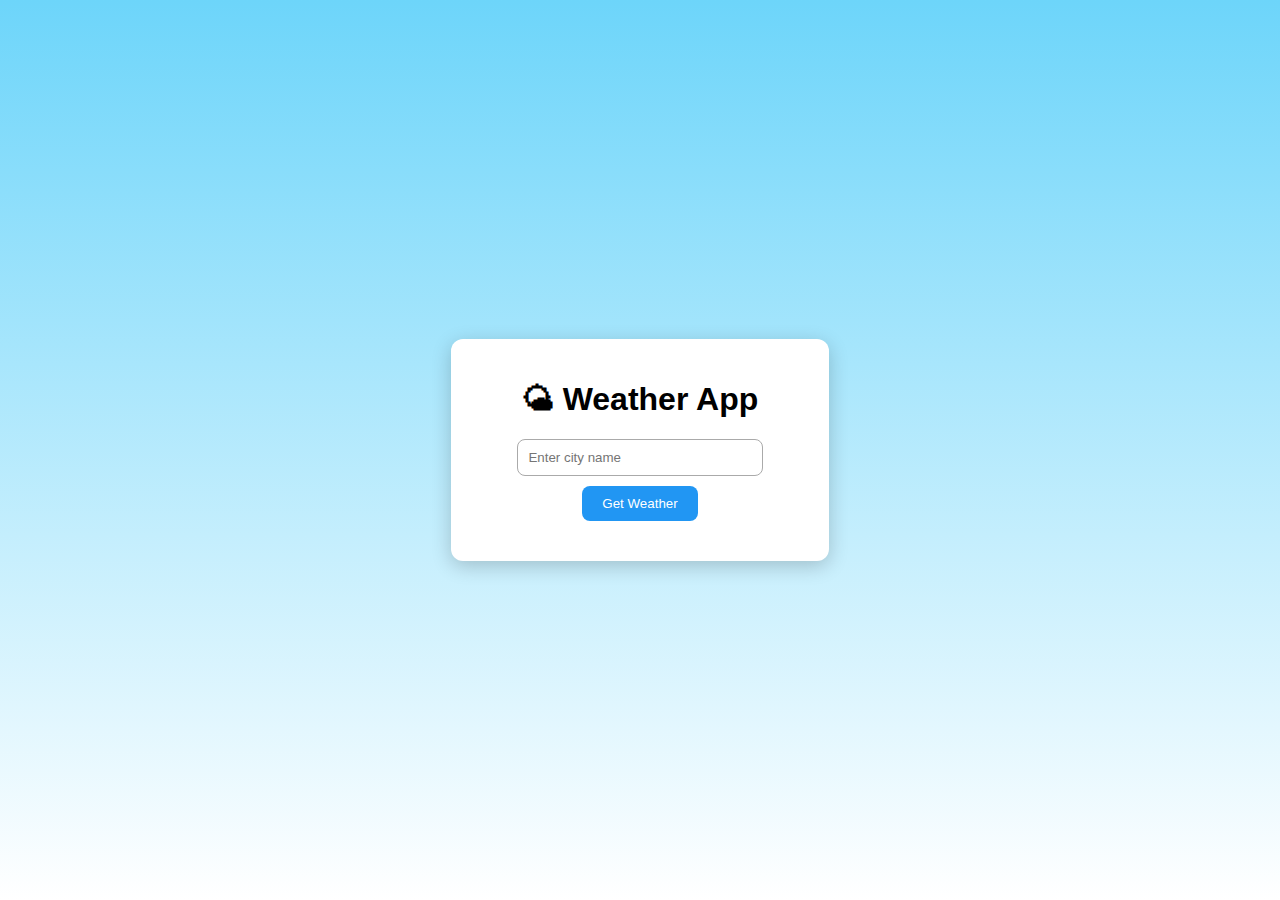
<file: index.html>
<!DOCTYPE html>
<html lang="en">
<head>
  <meta charset="UTF-8">
  <title>Weather App</title>
  <link rel="stylesheet" href="style.css">
</head>
<body>
  <div class="weather-container">
    <h1>🌤 Weather App</h1>
    <input type="text" id="cityInput" placeholder="Enter city name" />
    <button onclick="getWeather()">Get Weather</button>
    <div id="weatherResult" class="result"></div>
  </div>

  <script src="script.js"></script>
</body>
</html>
</file>
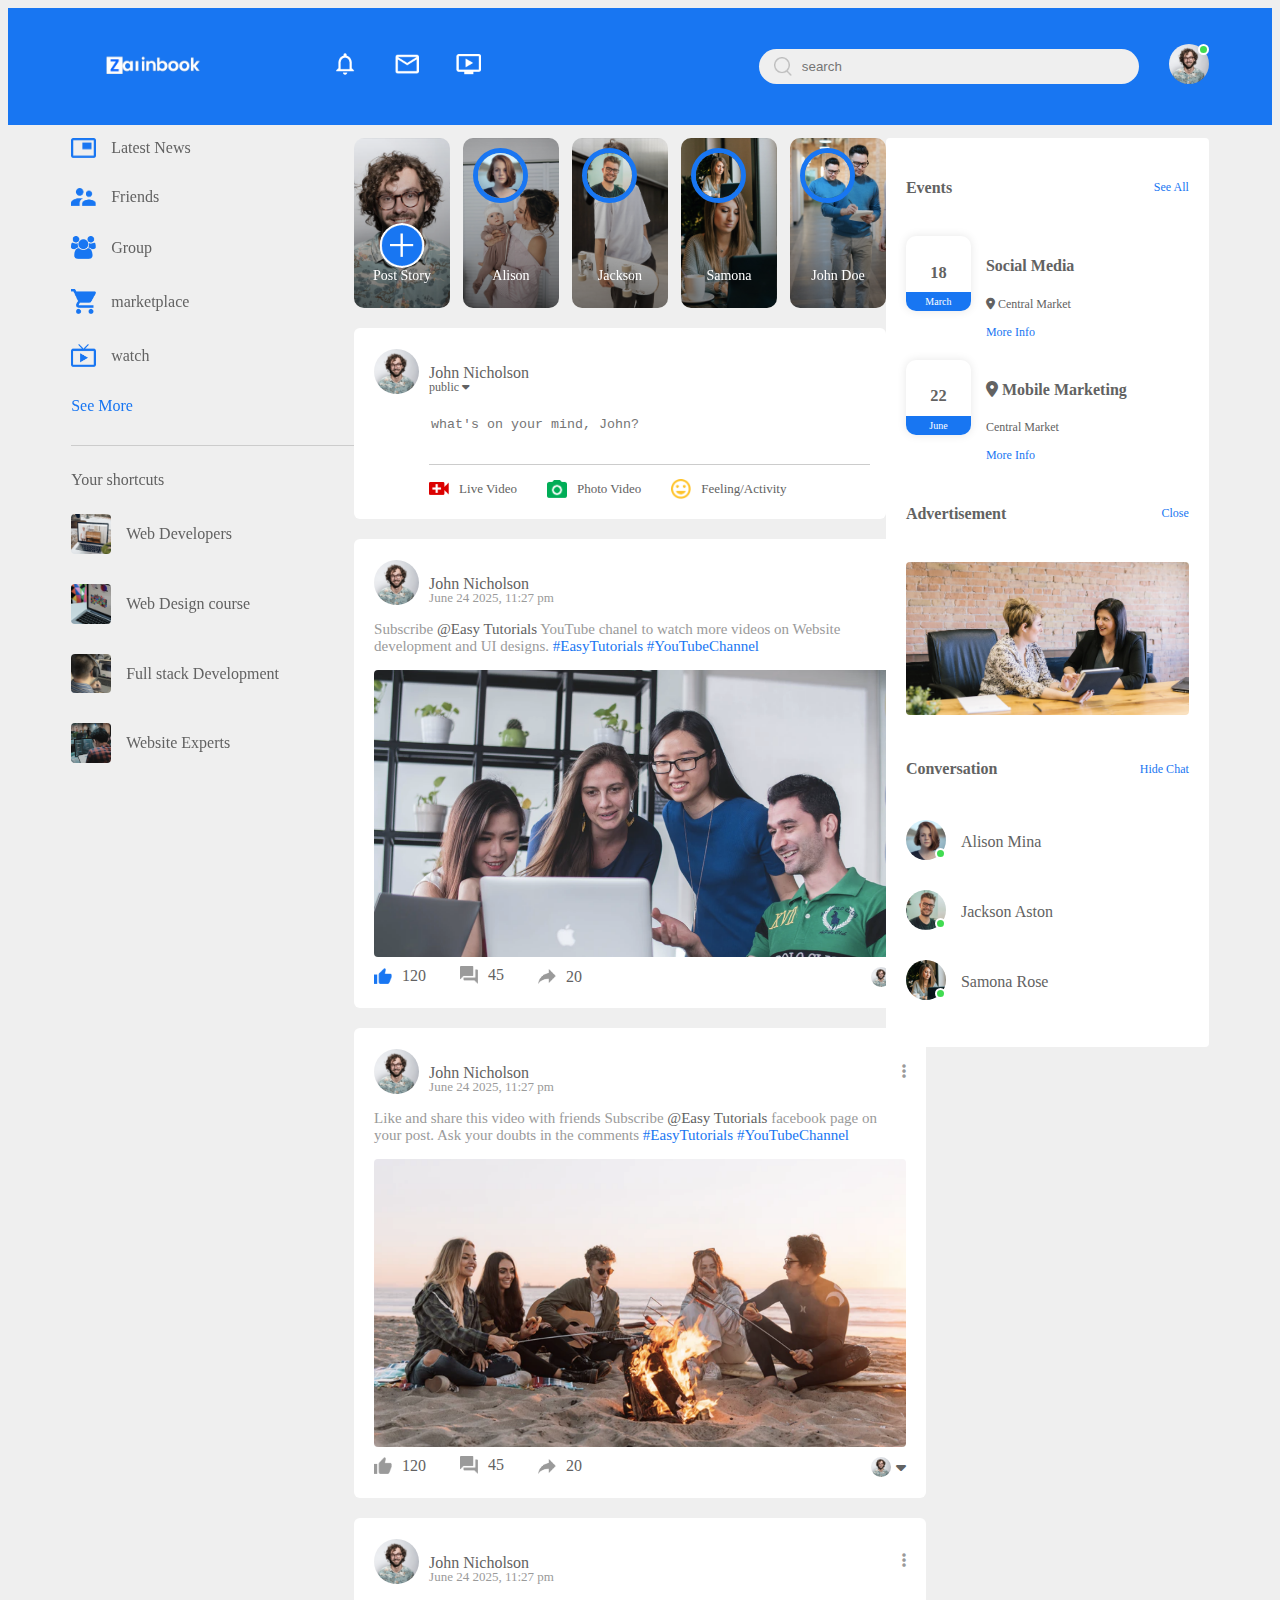
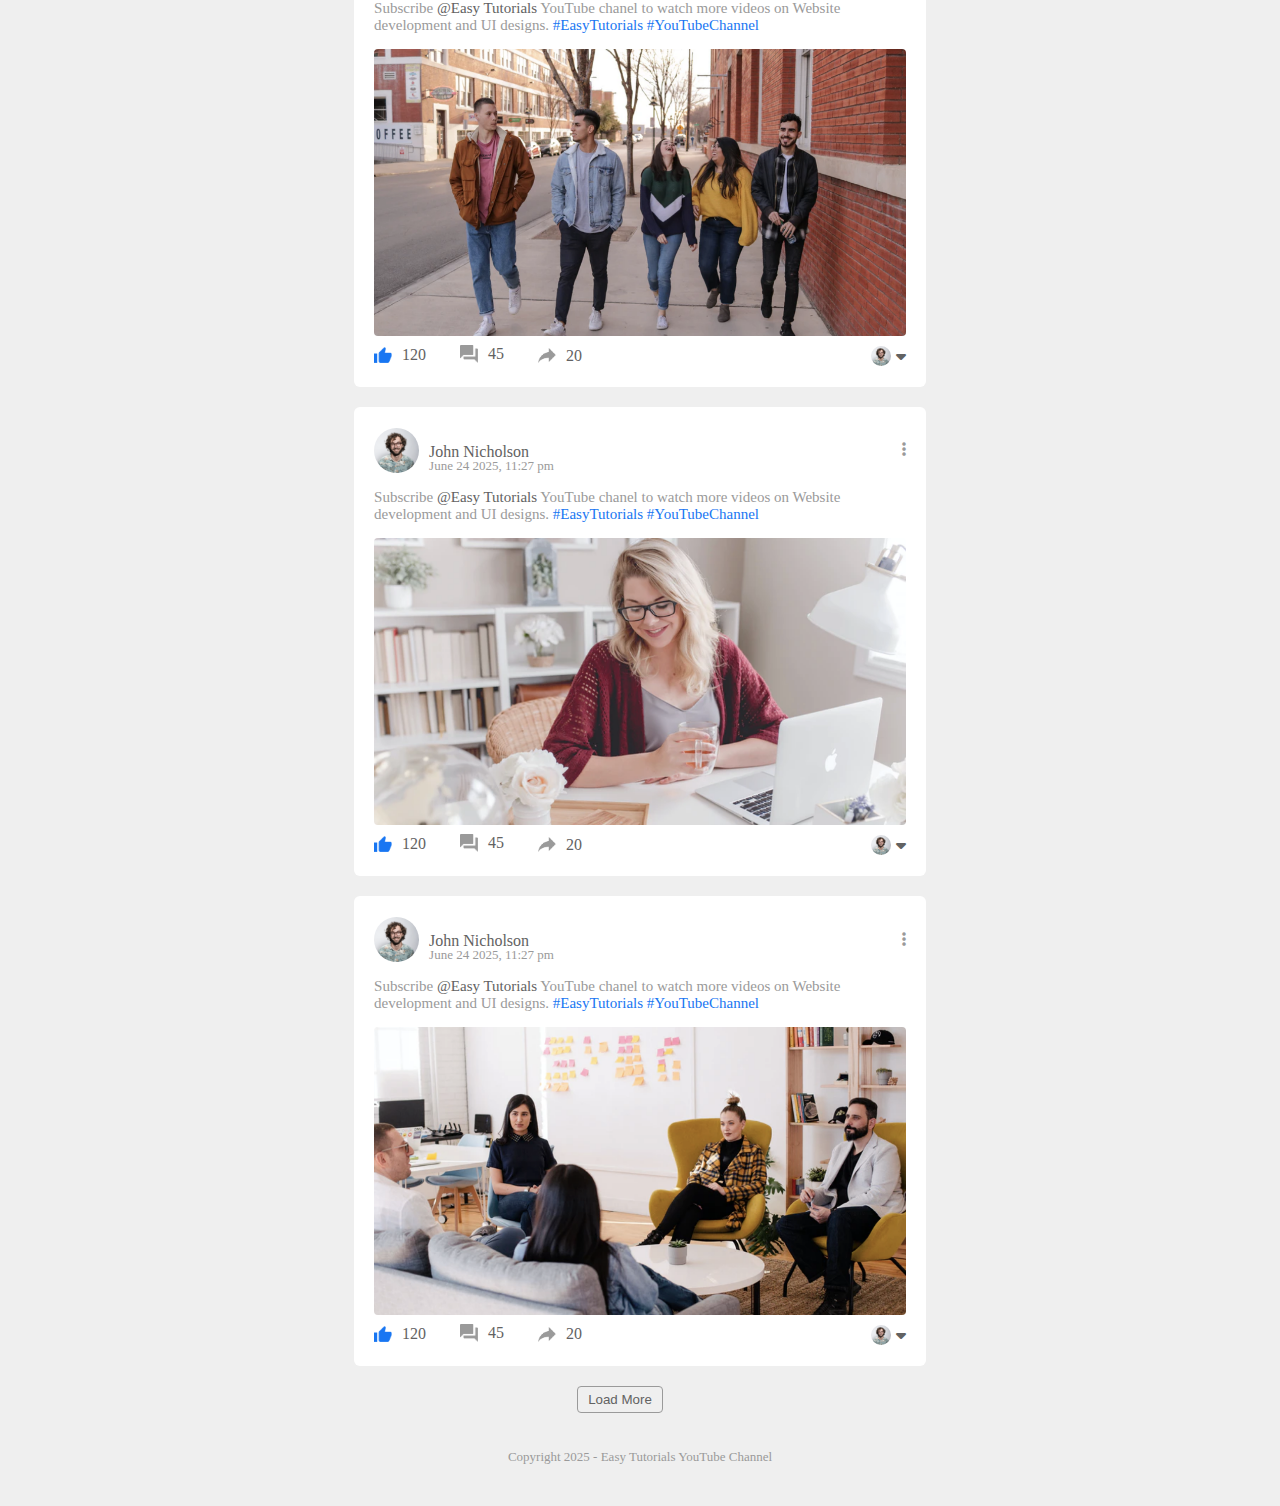
<file: zainbook.html/index.html>
<!DOCTYPE html>
<html lang="en">
<head>
    <meta charset="UTF-8">
    <meta name="viewport" content="width=device-width, initial-scale=1.0">
    <title>Zainbook</title>
    <link rel="stylesheet" href="style.css">
    <link rel="stylesheet" href="https://cdnjs.cloudflare.com/ajax/libs/font-awesome/6.7.2/css/all.min.css" />
</head>
<body>

    <nav>
        <div class="nav-left">
            <img src="images/Zlogo.png" class="logo">
            <ul>
                <li><img src="images/notification.png"></li>
                <li><img src="images/inbox.png"></li>
                <li><img src="images/video.png"></li>
            </ul>
        </div>
        <div class="nav-right">

         <div class="search-box">
             <img src="images/search.png">
             <input type="text" placeholder="search">
         </div>
         <div class="nav-user-icon online" onclick="settingsMenuToggle()">
             <img src="images/profile-pic.png" alt="">
         </div>
            
        </div>
                   <!-- settings-menu -->
        <div class="settings-menu">

            <div id="dark-btn">
                <span></span>
            </div>


            <div class="settings-menu-inner">
                <div class="user-profile">
                    <img src="images/profile-pic.png">
                    <div>
                        <p>John Nicholson</p>
                       <a href="#">See your profile</a>
                    </div>
                </div>
                <hr>
    
                <div class="user-profile">
                    <img src="images/feedback.png">
                    <div>
                        <p>Give Feedbacck</p>
                       <a href="#">Help us to improve the new design</a>
                    </div>
                </div>
                <hr>
                <div class="settings-links">
                    <img src="images/setting.png" class="settings-icon">
                    <a href="#">Settings & Privacy <img src="images/arrow.png" width="10px"></a>
                </div>
                <div class="settings-links">
                    <img src="images/help.png" class="settings-icon">
                    <a href="#">Help and support <img src="images/arrow.png" width="10px"></a>
                </div>
                <div class="settings-links">
                    <img src="images/display.png" class="settings-icon">
                    <a href="#">Display & Accessibility <img src="images/arrow.png" width="10px"></a>
                </div>
                <div class="settings-links">
                    <img src="images/logout.png" class="settings-icon">
                    <a href="#">Logout <img src="images/arrow.png" width="10px"></a>
                </div>



            </div>
           
    
        </div>
        
    </nav>

    <div class="container">
    <!-- left-sidebar------- -->

        <div class="left-sidebar">
            <div class="imp-links">
                <a href="#"><img src="images/news.png">Latest News</a>
                <a href="#"><img src="images/friends.png">Friends</a>
                <a href="#"><img src="images/group.png">Group</a>
                <a href="#"><img src="images/marketplace.png">marketplace</a>
                <a href="#"><img src="images/watch.png">watch</a>
                <a href="#">See More</a>
            </div>
            <div class="shortcut-links">
                <p>Your shortcuts</p>
                <a href=""><img src="images/shortcut-1.png"> Web Developers</a>
                <a href=""><img src="images/shortcut-2.png"> Web Design course</a>
                <a href=""><img src="images/shortcut-3.png"> Full stack Development</a>
                <a href=""><img src="images/shortcut-4.png"> Website Experts</a>
            </div>

        </div>
         <!-- main content------- -->
        <div class="main-content">
            <div class="story-gallery">
                <div class="story story1">
                    <img src="images/upload.png">
                    <p>Post Story</p>
                </div>
                <div class="story story2">
                    <img src="images/member-1.png">
                    <p>Alison</p>
                </div> 
                <div class="story story3">
                    <img src="images/member-2.png">
                    <p>Jackson</p>
                </div> 
                 <div class="story story4">
                    <img src="images/member-3.png">
                    <p>Samona</p>
                </div> 
                <div class="story story5">
                    <img src="images/member-4.png">
                    <p>John Doe</p>
                </div> 
            </div> 
            <div class="write-post-container">
                <div class="user-profile">
                    <img src="images/profile-pic.png">
                    <div>
                        <p>John Nicholson</p>
                        <small>public <i class="fa-solid fa-caret-down"></i></small>
                    </div>
                </div>
                <div class="post-input-container">
                    <textarea rows="3" placeholder="what's on your mind, John?"></textarea>
                    <div class="add-post-links">
                        <a href="#"><img src="images/live-video.png"> Live Video</a>
                        <a href="#"><img src="images/photo.png"> Photo Video</a>
                        <a href="#"><img src="images/feeling.png"> Feeling/Activity</a>
                    </div>
                </div>

            </div>
            <div class="post-container">
                <div class="post-row">
                    <div class="user-profile">
                        <img src="images/profile-pic.png">
                        <div>
                            <p>John Nicholson</p>
                            <span>June 24 2025, 11:27 pm</span>
                        </div>
                    </div>
                    <a href="#"><i class="fas fa-ellipsis-v"></i></a>
                </div>
               
                <p class="post-text">Subscribe <span>@Easy Tutorials</span> YouTube chanel to watch more videos on Website development and UI designs. <a href="#">#EasyTutorials</a> <a href="#">#YouTubeChannel</a></p>
                <img src="images/feed-image-1.png" class="post-img">

                <div class="post-row">
                    <div class="activity-icons">
                        <div><img src="images/like-blue.png"> 120</div>
                        <div><img src="images/comments.png"> 45</div>
                        <div><img src="images/share.png"> 20</div>
                    </div>
                    <div class="post-profile-icon">
                        <img src="images/profile-pic.png"> <i class="fa-solid fa-caret-down"></i>

                    </div>
                </div>
            </div>

            <div class="post-container">
                <div class="post-row">
                    <div class="user-profile">
                        <img src="images/profile-pic.png">
                        <div>
                            <p>John Nicholson</p>
                            <span>June 24 2025, 11:27 pm</span>
                        </div>
                    </div>
                    <a href="#"><i class="fas fa-ellipsis-v"></i></a>
                </div>
               
                <p class="post-text">Like and share this video with friends Subscribe <span>@Easy Tutorials</span> facebook page on your post. Ask your doubts in the comments <a href="#">#EasyTutorials</a> <a href="#">#YouTubeChannel</a></p>
                <img src="images/feed-image-2.png" class="post-img">

                <div class="post-row">
                    <div class="activity-icons">
                        <div><img src="images/like.png"> 120</div>
                        <div><img src="images/comments.png"> 45</div>
                        <div><img src="images/share.png"> 20</div>
                    </div>
                    <div class="post-profile-icon">
                        <img src="images/profile-pic.png"> <i class="fa-solid fa-caret-down"></i>

                    </div>
                </div>
            </div>
            <div class="post-container">
                <div class="post-row">
                    <div class="user-profile">
                        <img src="images/profile-pic.png">
                        <div>
                            <p>John Nicholson</p>
                            <span>June 24 2025, 11:27 pm</span>
                        </div>
                    </div>
                    <a href="#"><i class="fas fa-ellipsis-v"></i></a>
                </div>
               
                <p class="post-text">Subscribe <span>@Easy Tutorials</span> YouTube chanel to watch more videos on Website development and UI designs. <a href="#">#EasyTutorials</a> <a href="#">#YouTubeChannel</a></p>
                <img src="images/feed-image-3.png" class="post-img">

                <div class="post-row">
                    <div class="activity-icons">
                        <div><img src="images/like-blue.png"> 120</div>
                        <div><img src="images/comments.png"> 45</div>
                        <div><img src="images/share.png"> 20</div>
                    </div>
                    <div class="post-profile-icon">
                        <img src="images/profile-pic.png"> <i class="fa-solid fa-caret-down"></i>

                    </div>
                </div>
            </div>
            <div class="post-container">
                <div class="post-row">
                    <div class="user-profile">
                        <img src="images/profile-pic.png">
                        <div>
                            <p>John Nicholson</p>
                            <span>June 24 2025, 11:27 pm</span>
                        </div>
                    </div>
                    <a href="#"><i class="fas fa-ellipsis-v"></i></a>
                </div>
               
                <p class="post-text">Subscribe <span>@Easy Tutorials</span> YouTube chanel to watch more videos on Website development and UI designs. <a href="#">#EasyTutorials</a> <a href="#">#YouTubeChannel</a></p>
                <img src="images/feed-image-4.png" class="post-img">

                <div class="post-row">
                    <div class="activity-icons">
                        <div><img src="images/like-blue.png"> 120</div>
                        <div><img src="images/comments.png"> 45</div>
                        <div><img src="images/share.png"> 20</div>
                    </div>
                    <div class="post-profile-icon">
                        <img src="images/profile-pic.png"> <i class="fa-solid fa-caret-down"></i>

                    </div>
                </div>
            </div>
            <div class="post-container">
                <div class="post-row">
                    <div class="user-profile">
                        <img src="images/profile-pic.png">
                        <div>
                            <p>John Nicholson</p>
                            <span>June 24 2025, 11:27 pm</span>
                        </div>
                    </div>
                    <a href="#"><i class="fas fa-ellipsis-v"></i></a>
                </div>
               
                <p class="post-text">Subscribe <span>@Easy Tutorials</span> YouTube chanel to watch more videos on Website development and UI designs. <a href="#">#EasyTutorials</a> <a href="#">#YouTubeChannel</a></p>
                <img src="images/feed-image-5.png" class="post-img">

                <div class="post-row">
                    <div class="activity-icons">
                        <div><img src="images/like-blue.png"> 120</div>
                        <div><img src="images/comments.png"> 45</div>
                        <div><img src="images/share.png"> 20</div>
                    </div>
                    <div class="post-profile-icon">
                        <img src="images/profile-pic.png"> <i class="fa-solid fa-caret-down"></i>

                    </div>
                </div>
            </div>

            <button type="button" class="load-more-btn">Load More</button>



        </div>
         <!-- right-sidebar------- -->
        <div class="right-sidebar">


            <div class="sidebar-title">
                <h4>Events</h4>
                <a href="#">See All</a>
            </div>

            <div class="event">
                <div class="left-event">
                    <h3>18</h3>
                    <span>March</span>
                </div>
                <div class="right-event">
                    <h4>Social Media</h4>
                    <p><i class="fa-solid fa-location-dot"></i> Central Market</p>
                    <a href="#">More Info</a>
                </div>
            </div>
            <div class="event">
                <div class="left-event">
                    <h3>22</h3>
                    <span>June</span>
                </div>
                <div class="right-event">
                    <h4><i class="fa-solid fa-location-dot"></i> Mobile Marketing</h4>
                    <p>Central Market</p>
                    <a href="#">More Info</a>
                </div>
            </div>
            <div class="sidebar-title">
                <h4>Advertisement</h4>
                <a href="#">Close</a>
            </div>
            <img src="images/advertisement.png" class="sidebar-ads">
            <div class="sidebar-title">
                <h4>Conversation</h4>
                <a href="#">Hide Chat</a>
            </div>

            <div class="online-list">
                <div class="online">
                    <img src="images/member-1.png">
                </div>
                <p>Alison Mina</p>
            </div>
            <div class="online-list">
                <div class="online">
                    <img src="images/member-2.png">
                </div>
                <p>Jackson Aston</p>
            </div>
            <div class="online-list">
                <div class="online">
                    <img src="images/member-3.png">
                </div>
                <p>Samona Rose</p>
            </div>




        
            



        </div>
    </div>
    <div class="footer">
        <p>Copyright 2025 - Easy Tutorials YouTube Channel</p>
    </div>
    

  <script src="script.js"></script>   
</body>
</html>
</file>
<file: style.css>
body {
    font-family: Arial, sans-serif;
    background: linear-gradient(to bottom, #6dd5fa, #ffffff);
    height: 100vh;
    margin: 0;
    display: flex;
    justify-content: center;
    align-items: center;
  }
  
  .weather-container {
    background: white;
    padding: 20px 30px;
    border-radius: 12px;
    box-shadow: 0 5px 20px rgba(0, 0, 0, 0.2);
    text-align: center;
  }
  
  input[type="text"] {
    padding: 10px;
    width: 70%;
    margin-bottom: 10px;
    border: 1px solid #aaa;
    border-radius: 8px;
  }
  
  button {
    padding: 10px 20px;
    border: none;
    background-color: #2196f3;
    color: white;
    border-radius: 8px;
    cursor: pointer;
  }
  
  .result {
    margin-top: 20px;
  }
</file>
<file: zainbook.html/style.css>
{
    margin: 0;
    padding: 0;
    font-family: 'poppins', sans-serif;
    box-sizing: border-box;
}

:root{
    --body-color: #efefef;
    --nav-color: #1876f2;
    --bg-color: #fff;
}
.dark-theme{
    --body-color: #0a0a0a;
    --nav-color: #000;
    --bg-color: #000;
}




body{
    background: var(--body-color);
    transition: background 0.3s;
}
nav{
    display: flex;
    align-items: center;
    justify-content: space-between;
    background: var( --nav-color);
    padding: 5px 5%;
    position: sticky;
    top: 0;
    z-index: 100;
}
.logo{
    width: 160px;
    margin-right: 45px;
}
.nav-left, .nav-right{
    display: flex;
    align-items: center;
}
.nav-left ul li{
    list-style: none;
    display: inline-block;
}
.nav-left ul li img{
    width: 28px;
    margin: 0 15px;
}
.nav-user-icon img{
    width: 40px;
    border-radius: 50%;
    cursor: pointer;
}
.nav-user-icon{
    margin-left: 30px;

}


.search-box{
    background: #efefef;
    width: 350px;
    border-radius: 20px;
    display: flex;
    align-items: center;
    padding: 0 15px;
}
.search-box img{
    width: 18px;
}
.search-box input{
    width: 100%;
    background: transparent;
    padding: 10px;
    outline: none;
    border: 0;
}
.online{
    position: relative;
}
.online::after{
    content: '';
    width: 7px;
    height: 7px;
    border: 2px solid #fff;
    border-radius: 50%;
    background: #41db51;
    position: absolute;
    top: 0;
    right: 0;
}
.container{
    display: flex;
    justify-content: space-between;
    padding: 13px 5%;
}
.left-sidebar{
    
    flex-basis: 25%;
    position: sticky;
    top: 70px;
    align-self: flex-start;
    
}
.right-sidebar{
  
    flex-basis: 25%;
    position: sticky;
    top: 70px;
    align-self: flex-start;
    background: var( --bg-color);
    padding: 20px;
    border-radius: 4px;
    color: #626262;
    
}
.main-content{
    flex-basis: 47%;
}
.imp-links a, .shortcut-links a{
    text-decoration: none;
    display: flex;
    align-items: center;
    margin-bottom: 30px;
    color: #626262;
    width: fit-content;
}
.imp-links a img{
    width: 25px;
    margin-right: 15px;
}
.imp-links a:last-child{
    color: #1876f2;
}
.imp-links{
    border-bottom: 1px solid #ccc;
}
.shortcut-links a img{
    width: 40px;
    border-radius: 4px;
    margin-right: 15px;
}
.shortcut-links p{
    margin: 25px 0;
    color: #626262;
    font-weight: 500;
}
.sidebar-title{
    display: flex;
    align-items: center;
    justify-content: space-between;
    margin-bottom: 18px;
}
.right-sidebar h4{
    font-weight: 600;
    font-size: 16px;
}
.sidebar-title a{
    text-decoration: none;
    color: #1876f2;
    font-size: 12px;
}
.event{
    display: flex;
    font-size: 14px;
    margin-bottom: 20px;
}
.left-event{
    border-radius: 10px;
    height: 65px;
    width: 65px;
    margin-right: 15px;
    padding-top: 10px;
    text-align: center;
    position: relative;
    overflow: hidden;
    box-shadow: 0 0 10px rgba(0, 0,0, 0.1);
}
.event p{
    font-size: 12px;
}
.event a{
    font-size: 12px;
    text-decoration: none;
    color: #1876f2;
}
.left-event span{
    position: absolute;
    bottom: 0;
    left: 0;
    width: 100%;
    background: #1876f2;
    color: #fff;
    font-size: 10px;
    padding: 4px 0;

}
.sidebar-ads{
    width: 100%;
    margin-bottom: 20px;
    border-radius: 4px;
}
.online-list{
    display: flex;
    align-items: center;
    margin-bottom: 20px;
}
.online-list .online img{
    width: 40px;
    border-radius: 50%;
}
.online-list .online{
    width: 40px;
    border-radius: 50%;
    margin-right: 15px;
}
.online-list .online::after{
    top: unset;
    bottom: 5px;
}
.story-gallery{
    display: flex;
    justify-content: space-between;
    margin-bottom: 20px;
}
.story{
    flex-basis: 18%;
    padding-top: 32%;
    position: relative;
   
    background-position: center;
    background-size: cover;
    border-radius: 10px;
}
.story img{
    position: absolute;
    width: 45px;
    border-radius: 50%;
    top: 10px;
    left: 10px;
    border: 5px solid #1876f2;
}
.story p{
    position: absolute;
    bottom: 10px;
    width: 100%;
    text-align: center;
    color: #fff;
    font-size: 14px;
}
.story1{
    background-image:linear-gradient(transparent, rgba(0,0,0,0.5)),url(images/status-1.png);
}
.story2{
    background-image:linear-gradient(transparent, rgba(0,0,0,0.5)),url(images/status-2.png);
}
.story3{
    background-image:linear-gradient(transparent, rgba(0,0,0,0.5)),url(images/status-3.png);
}
.story4{
    background-image:linear-gradient(transparent, rgba(0,0,0,0.5)),url(images/status-4.png);
}
.story5{
    background-image:linear-gradient(transparent, rgba(0,0,0,0.5)),url(images/status-5.png);
}
.story.story1 img{
    top: unset;
    left: 50%;
    bottom: 40px;
    transform: translateX(-50%);
    border: 0;
    width: 35px                                                                                                                             .;
}
.write-post-container{
    width: 100;
    background: var(--bg-color);
    border-radius: 6px;
    padding: 20px;
    color: #626262;
}
.user-profile{
    display: flex;
    align-items: center;
}
.user-profile img{
    width: 45px;
    border-radius: 50%;
    margin-right: 10px;
}
.user-profile p{
    margin-bottom: -5px;
    font-weight: 500;
    color: #626262;
}
.user-profile small{
    font-size: 12px;
}
.post-input-container{
    padding-left: 55px;
    padding-top: 20px;
}
.post-input-container textarea{
    width: 100%;
    border: 0;
    outline: 0;
    border-bottom: 1px solid #ccc;
    background: transparent;
    resize: none;
}
.add-post-links{
    display: flex;
    margin-top: 10px;
}
.add-post-links a{
    text-decoration: none;
    display: flex;
    align-items: center;
    color: #626262;
    margin-right: 30px;
    font-size: 13px;
}
.add-post-links a img{
    width: 20px;
    margin-right: 10px;
}
.post-container{
    width: 100%;
    background: var( --bg-color);
    border-radius: 6px;
    padding: 20px;
    color: #626262;
    margin: 20px 0;
}
.user-profile span{
    font-size: 13px;
    color: #9a9a9a;
}
.post-text{
    color: #9a9a9a;
    margin: 15px 0;
    font-size: 15px;
}
.post-text span{
    color: #626262;
    font-weight: 500;
}
.post-text a{
    color: #1876f2;
    text-decoration: none;
}
.post-img{
    width: 100%;
    border-radius: 4px;
    margin-bottom: 5px;
}
.post-row{
    display: flex;
    align-items: center;
    justify-content: space-between;
}
.activity-icons div img{
    width: 18px;
    margin-right: 10px;
}
.activity-icons div{
    display: inline-flex;
    align-items: center;
    margin-right: 30px;
}
.post-profile-icon{
    display: flex;
    align-items: center;
}
.post-profile-icon img{
    width: 20px;
    border-radius: 50%;
    margin-right: 5px;
}
.post-row a{
    color: #9a9a9a;
}
.load-more-btn{
    display: block;
    margin: auto;
    cursor: pointer;
    padding: 5px 10px;
    border: 1px solid #9a9a9a;
    color: #626262;
    background: transparent;
    border-radius: 4px;
}
.footer{
    text-align: center;
    color: #9a9a9a;
    padding: 10px 0 20px;
    font-size: 13px;
}
.settings-menu{
    position: absolute;
    width: 90%;
    max-width: 350px;
    background: var(--bg-color);
    box-shadow: 0 0 10px rgba(0, 0, 0, 0.4);
    border-radius: 4px;
    overflow: hidden;
    top: 108%;
    right: 5%;
    max-height: 0;
    transition: max-height 0.3s;
}
.settings-menu-height{
    max-height: 450px;
}
.user-profile a{
    font-size: 12px;
    color: #1876f2;
    text-decoration: none;
}
.settings-menu-inner{
    padding: 20px;
}
.settings-menu hr{
    border: 0;
    height: 1px;
    background: #9a9a9a;
    margin: 15px 0;
}
.settings-links{
    display: flex;
    align-items: center;
    margin: 15px 0;
}
.settings-links .settngs-icon{
    width: 38px;
    margin-right: 10px;
    border-radius: 50%;
}
.settings-links a{
    display: flex;
    flex: 1;
    align-items: center;
    justify-content: space-between;
    text-decoration: none;
    color: #626262;
}
#dark-btn{
    position: absolute;
    top: 20px;
    right: 20px;
    background: #ccc;
    width: 45px;
    border-radius: 15px;
    padding: 2px 3px;
    cursor: pointer;
    display: flex;
    transition: padding-left 0.5s, background 0.5s;
}
#dark-btn span{
    width: 18px;
    height: 18px;
    background: #fff;
    border-radius: 50%;
    display: inline-block;
}
#dark-btn.dark-btn-on{
    padding-left: 23px;
    background: #0a0a0a;
}
</file>
